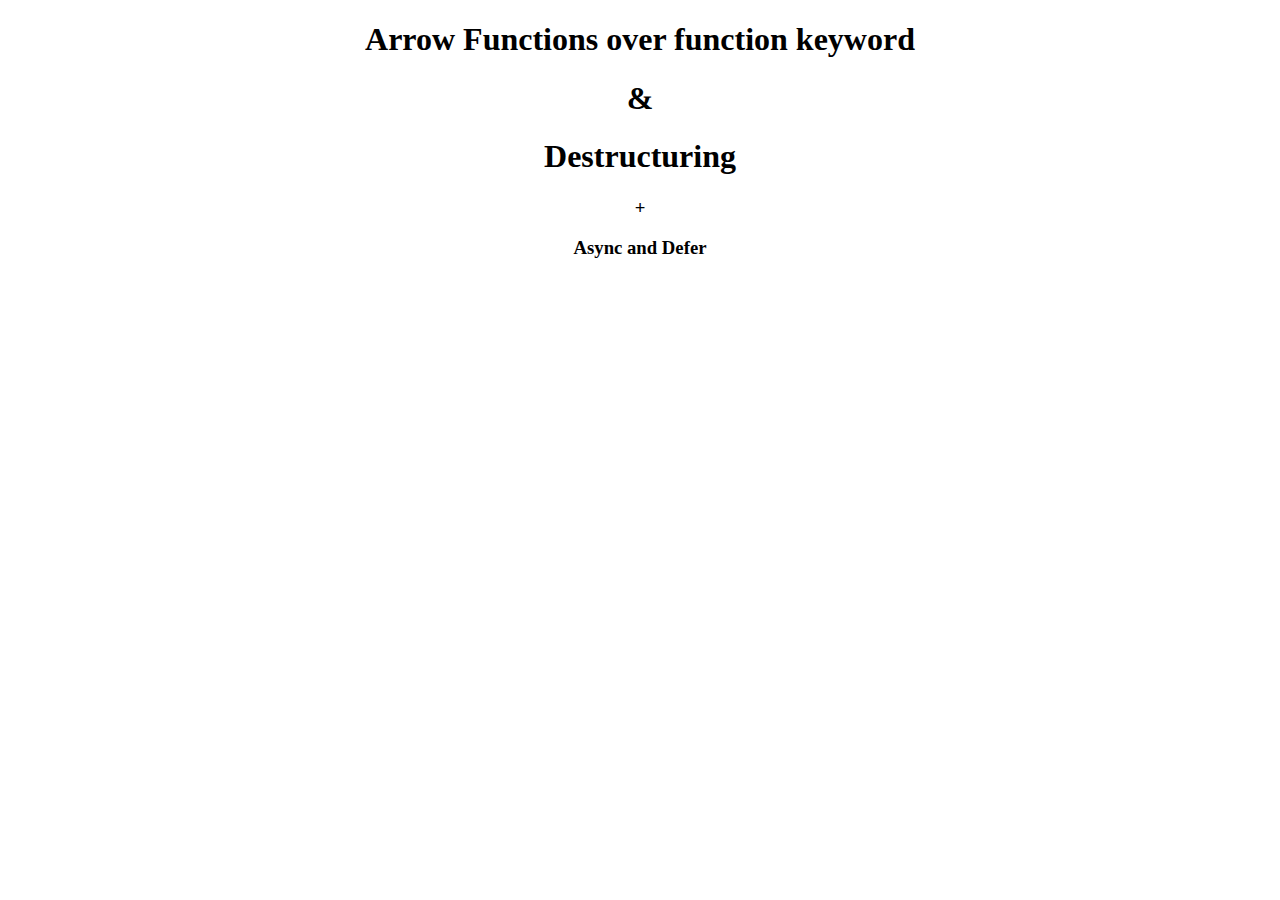
<file: Arrow and Destructuring/index.html>
<!DOCTYPE html>
<html lang="en">
<head>
    <meta charset="UTF-8">
    <meta name="viewport" content="width=device-width, initial-scale=1.0">
    <title>Arrow and Destructing</title>
<style>
    body{
        text-align: center;
    }
</style>
<script type="module" src="index.js" defer></script>
</head>
<body>

    <h1>Arrow Functions over function keyword</h1>
    <h1>&</h1>
    <h1>Destructuring</h1>
    <h3>+</h3>
    <h3>Async and Defer</h3>
</body>
</html>
</file>
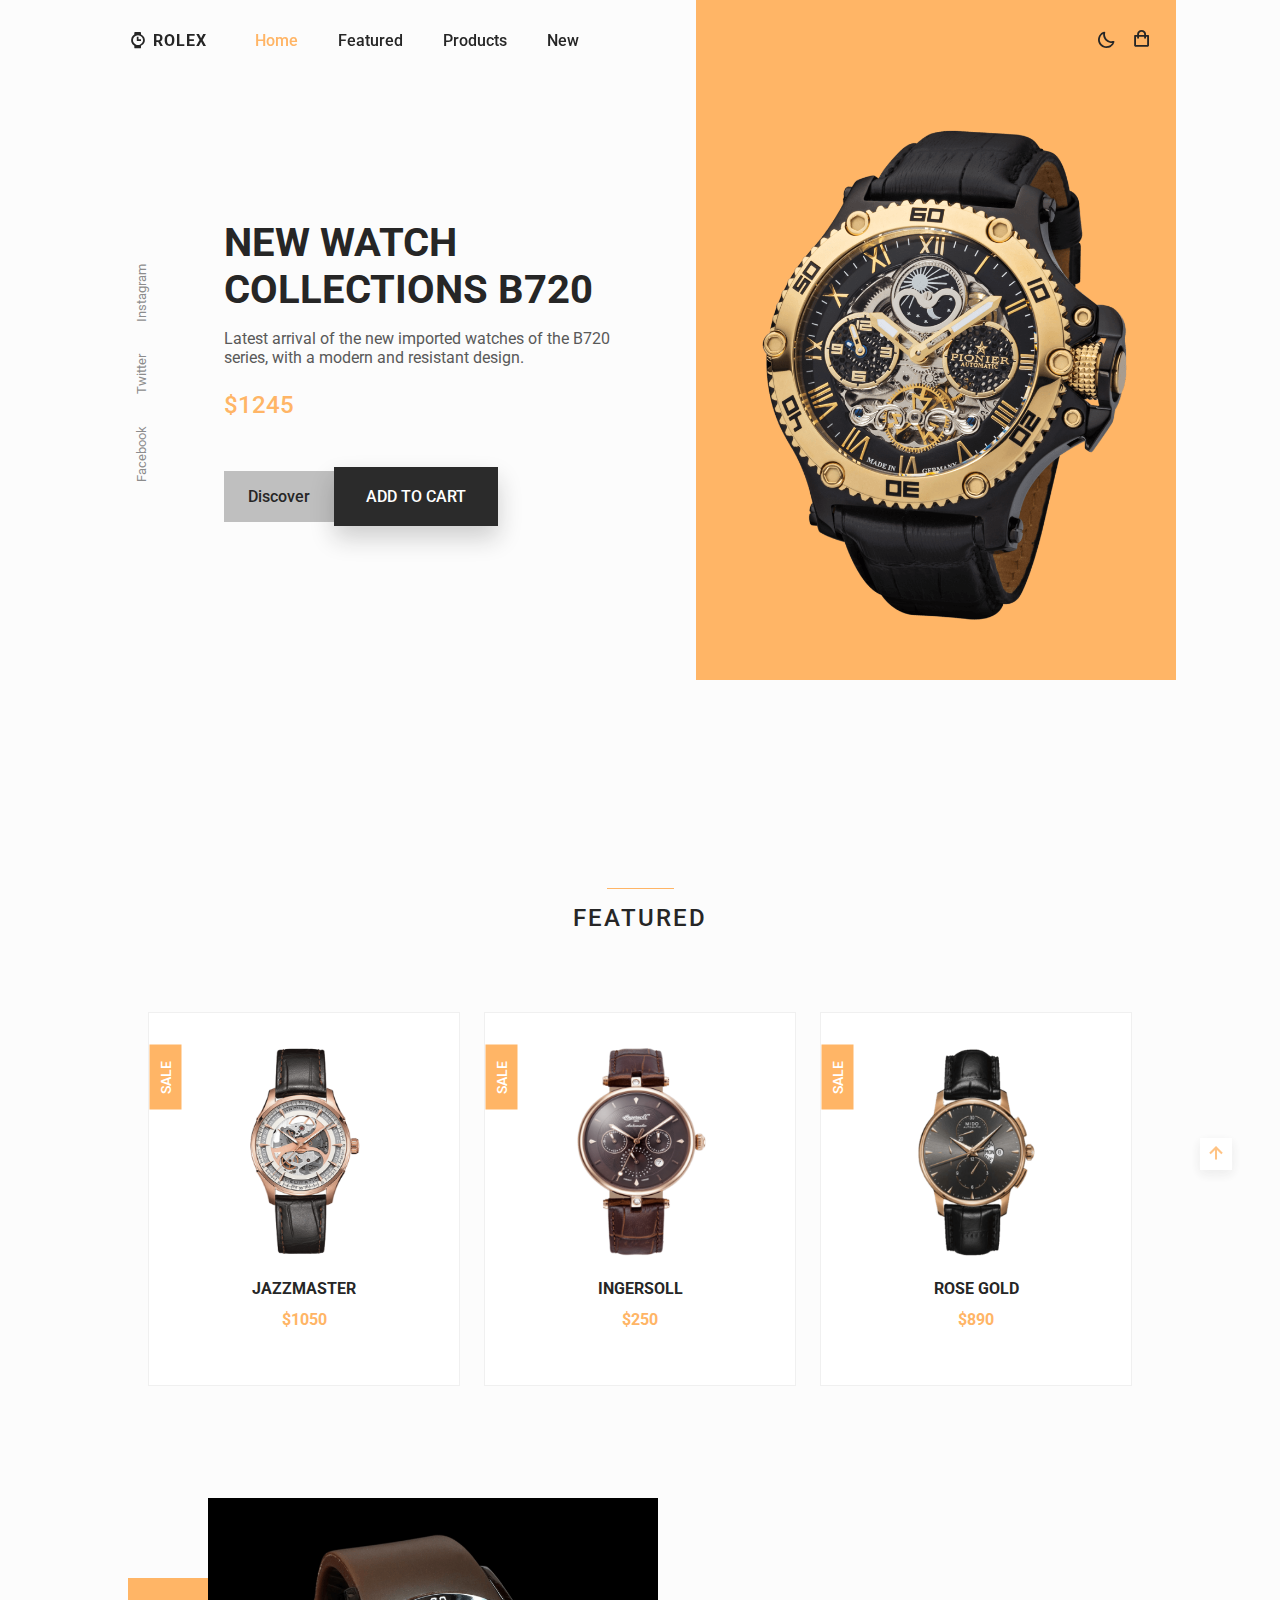
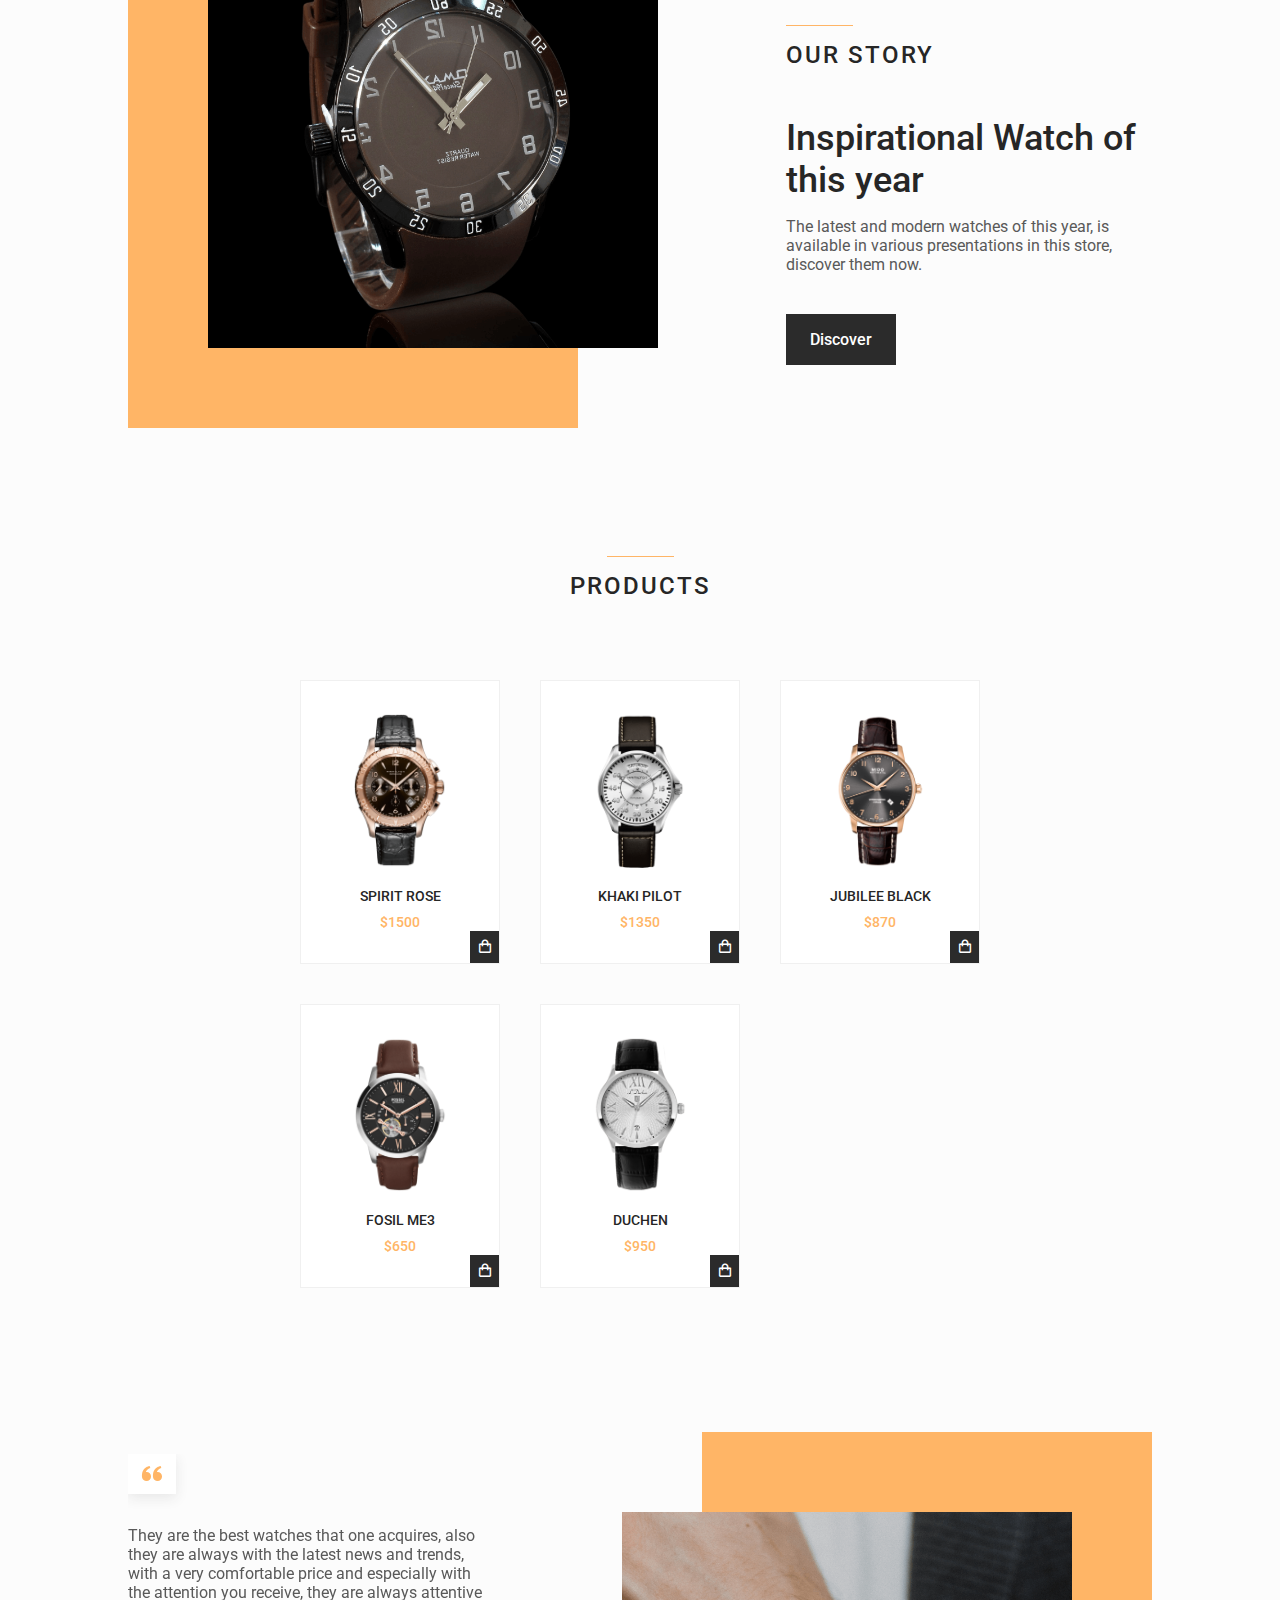
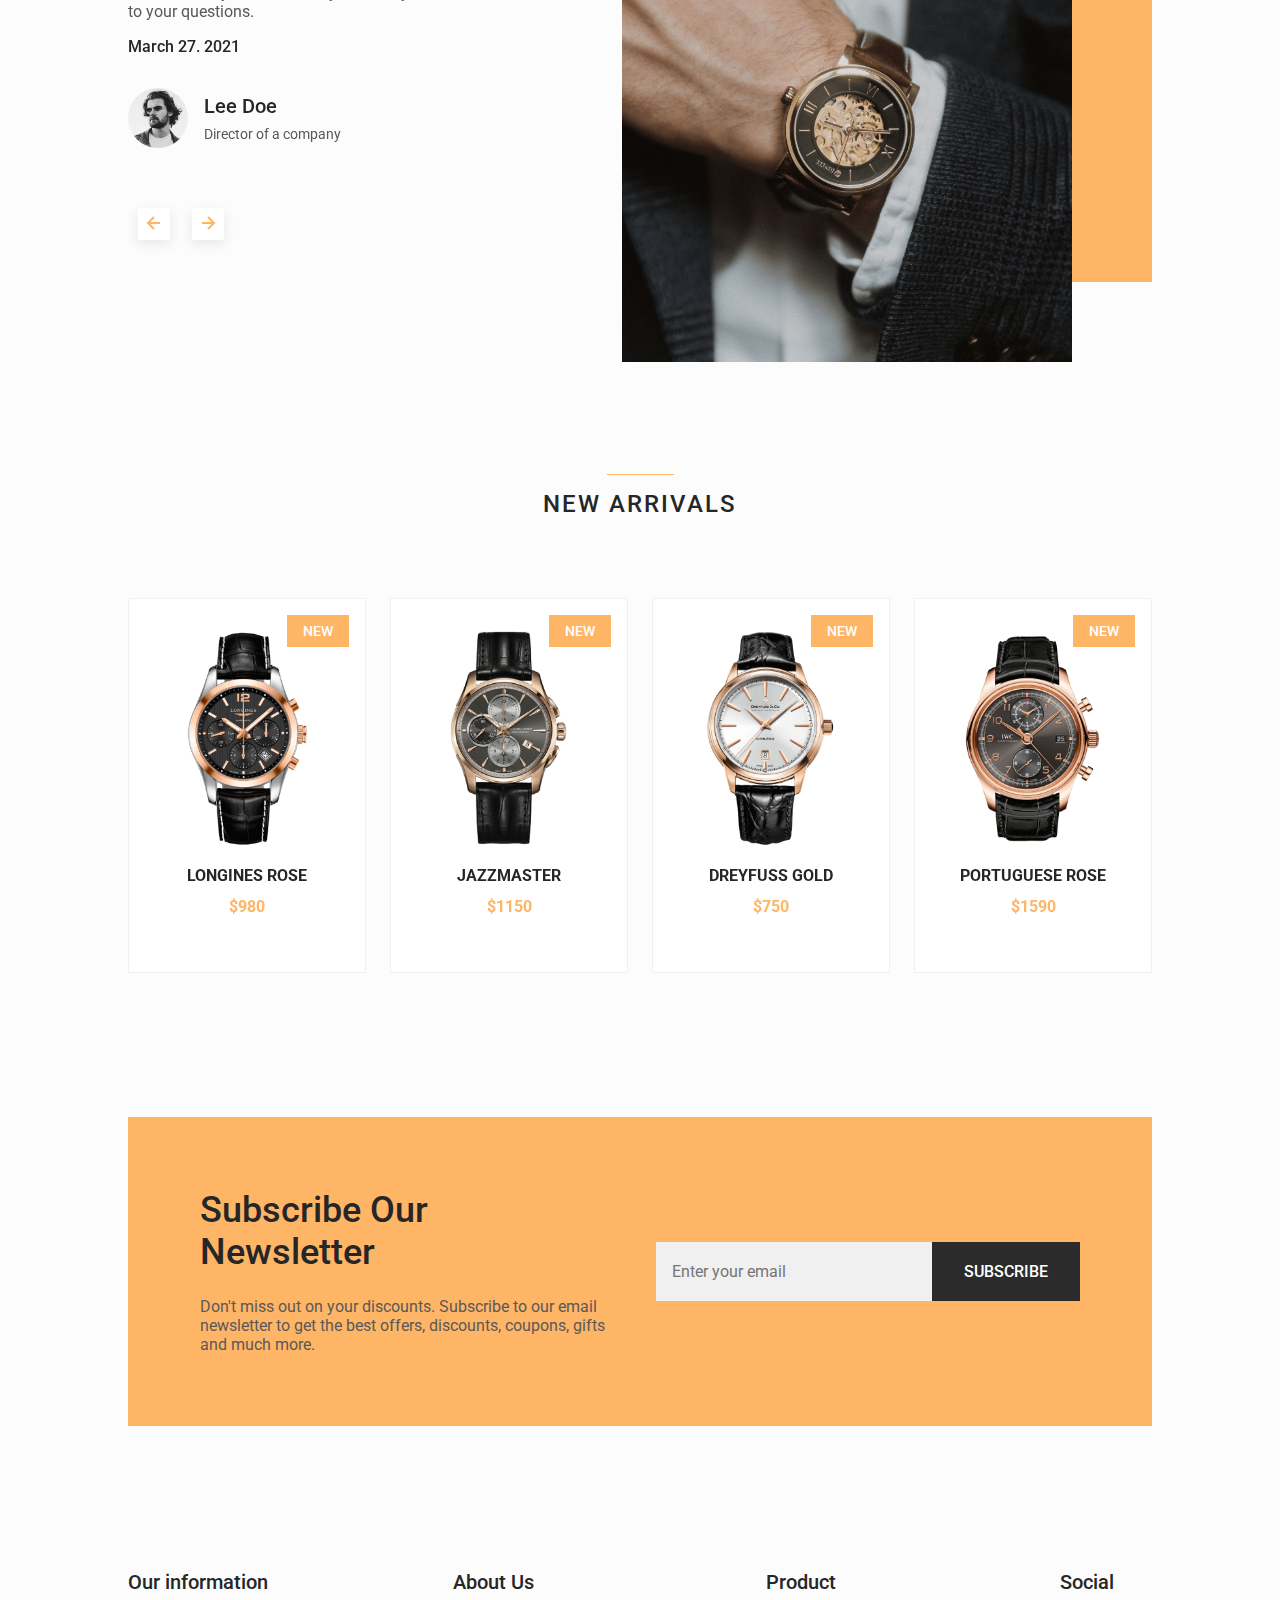
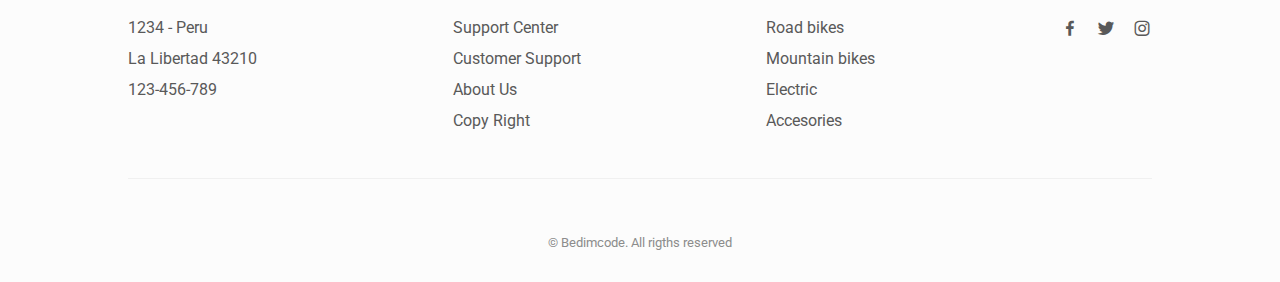
<file: Responsive Web Design/responsive-watches-website-main/index.html>
<!DOCTYPE html>
    <html lang="en">
    <head>
        <meta charset="UTF-8">
        <meta name="viewport" content="width=device-width, initial-scale=1.0">

        <!--=============== FAVICON ===============-->
        <link rel="shortcut icon" href="assets/img/favicon.png" type="image/x-icon">

        <!--=============== BOXICONS ===============-->
        <link rel="stylesheet" href="https://cdn.jsdelivr.net/npm/boxicons@latest/css/boxicons.min.css">

        <!--=============== SWIPER CSS ===============--> 
        <link rel="stylesheet" href="assets/css/swiper-bundle.min.css">

        <!--=============== CSS ===============-->
        <link rel="stylesheet" href="assets/css/styles.css">

        <title>Responsive watches website - Bedimcode</title>
    </head>
    <body>
        <!--==================== HEADER ====================-->
        <header class="header" id="header">
            <nav class="nav container">
                <a href="#" class="nav__logo">
                    <i class='bx bxs-watch nav__logo-icon'></i> Rolex
                </a>

                <div class="nav__menu" id="nav-menu">
                    <ul class="nav__list">
                        <li class="nav__item">
                            <a href="#home" class="nav__link active-link">Home</a>
                        </li>
                        <li class="nav__item">
                            <a href="#featured" class="nav__link">Featured</a>
                        </li>
                        <li class="nav__item">
                            <a href="#products" class="nav__link">Products</a>
                        </li>
                        <li class="nav__item">
                            <a href="#new" class="nav__link">New</a>
                        </li>
                    </ul>

                    <div class="nav__close" id="nav-close">
                        <i class='bx bx-x' ></i>
                    </div>
                </div>

                <div class="nav__btns">
                    <!-- Theme change button -->
                    <i class='bx bx-moon change-theme' id="theme-button"></i>

                    <div class="nav__shop" id="cart-shop">
                        <i class='bx bx-shopping-bag' ></i>
                    </div>

                    <div class="nav__toggle" id="nav-toggle">
                        <i class='bx bx-grid-alt' ></i>
                    </div>
                </div>
            </nav>
        </header>

        <!--==================== CART ====================-->
        <div class="cart" id="cart">
            <i class='bx bx-x cart__close' id="cart-close"></i>

            <h2 class="cart__title-center">My Cart</h2>

            <div class="cart__container">
                <article class="cart__card">
                    <div class="cart__box">
                        <img src="assets/img/featured1.png" alt="" class="cart__img">
                    </div>

                    <div class="cart__details">
                        <h3 class="cart__title">Jazzmaster</h3>
                        <span class="cart__price">$1050</span>

                        <div class="cart__amount">
                            <div class="cart__amount-content">
                                <span class="cart__amount-box">
                                    <i class='bx bx-minus' ></i>
                                </span>

                                <span class="cart__amount-number">1</span>

                                <span class="cart__amount-box">
                                    <i class='bx bx-plus' ></i>
                                </span>
                            </div>

                            <i class='bx bx-trash-alt cart__amount-trash' ></i>
                        </div>
                    </div>
                </article>
                
                <article class="cart__card">
                    <div class="cart__box">
                        <img src="assets/img/featured3.png" alt="" class="cart__img">
                    </div>

                    <div class="cart__details">
                        <h3 class="cart__title">Rose Gold</h3>
                        <span class="cart__price">$850</span>

                        <div class="cart__amount">
                            <div class="cart__amount-content">
                                <span class="cart__amount-box">
                                    <i class='bx bx-minus' ></i>
                                </span>

                                <span class="cart__amount-number">1</span>

                                <span class="cart__amount-box">
                                    <i class='bx bx-plus' ></i>
                                </span>
                            </div>

                            <i class='bx bx-trash-alt cart__amount-trash' ></i>
                        </div>
                    </div>
                </article>

                <article class="cart__card">
                    <div class="cart__box">
                        <img src="assets/img/new1.png" alt="" class="cart__img">
                    </div>

                    <div class="cart__details">
                        <h3 class="cart__title">Longines Rose</h3>
                        <span class="cart__price">$980</span>

                        <div class="cart__amount">
                            <div class="cart__amount-content">
                                <span class="cart__amount-box">
                                    <i class='bx bx-minus' ></i>
                                </span>

                                <span class="cart__amount-number">1</span>

                                <span class="cart__amount-box">
                                    <i class='bx bx-plus' ></i>
                                </span>
                            </div>

                            <i class='bx bx-trash-alt cart__amount-trash' ></i>
                        </div>
                    </div>
                </article>
            </div>

            <div class="cart__prices">
                <span class="cart__prices-item">3 items</span>
                <span class="cart__prices-total">$2880</span>
            </div>
        </div>

        <!--==================== MAIN ====================-->
        <main class="main">
            <!--==================== HOME ====================-->
            <section class="home" id="home">
                <div class="home__container container grid">
                    <div class="home__img-bg">
                        <img src="assets/img/home.png" alt="" class="home__img">
                    </div>
    
                    <div class="home__social">
                        <a href="https://www.facebook.com/" target="_blank" class="home__social-link">
                            Facebook
                        </a>
                        <a href="https://twitter.com/" target="_blank" class="home__social-link">
                            Twitter
                        </a>
                        <a href="https://www.instagram.com/" target="_blank" class="home__social-link">
                            Instagram
                        </a>
                    </div>
    
                    <div class="home__data">
                        <h1 class="home__title">NEW WATCH <br> COLLECTIONS B720</h1>
                        <p class="home__description">
                            Latest arrival of the new imported watches of the B720 series, 
                            with a modern and resistant design.
                        </p>
                        <span class="home__price">$1245</span>

                        <div class="home__btns">
                            <a href="#" class="button button--gray button--small">
                                Discover
                            </a>

                            <button class="button home__button">ADD TO CART</button>
                        </div>
                    </div>
                </div>
            </section>

            <!--==================== FEATURED ====================-->
            <section class="featured section container" id="featured">
                <h2 class="section__title">
                    Featured
                </h2>

                <div class="featured__container grid">
                    <article class="featured__card">
                        <span class="featured__tag">Sale</span>

                        <img src="assets/img/featured1.png" alt="" class="featured__img">

                        <div class="featured__data">
                            <h3 class="featured__title">Jazzmaster</h3>
                            <span class="featured__price">$1050</span>
                        </div>

                        <button class="button featured__button">ADD TO CART</button>
                    </article>

                    <article class="featured__card">
                        <span class="featured__tag">Sale</span>

                        <img src="assets/img/featured2.png" alt="" class="featured__img">

                        <div class="featured__data">
                            <h3 class="featured__title">Ingersoll</h3>
                            <span class="featured__price">$250</span>
                        </div>

                        <button class="button featured__button">ADD TO CART</button>
                    </article>

                    <article class="featured__card">
                        <span class="featured__tag">Sale</span>

                        <img src="assets/img/featured3.png" alt="" class="featured__img">

                        <div class="featured__data">
                            <h3 class="featured__title">Rose gold</h3>
                            <span class="featured__price">$890</span>
                        </div>

                        <button class="button featured__button">ADD TO CART</button>
                    </article>
                </div>
            </section>

            <!--==================== STORY ====================-->
            <section class="story section container">
                <div class="story__container grid">
                    <div class="story__data">
                        <h2 class="section__title story__section-title">
                            Our Story
                        </h2>
    
                        <h1 class="story__title">
                            Inspirational Watch of <br> this year
                        </h1>
    
                        <p class="story__description">
                            The latest and modern watches of this year, is available in various 
                            presentations in this store, discover them now.
                        </p>
    
                        <a href="#" class="button button--small">Discover</a>
                    </div>

                    <div class="story__images">
                        <img src="assets/img/story.png" alt="" class="story__img">
                        <div class="story__square"></div>
                    </div>
                </div>
            </section>

            <!--==================== PRODUCTS ====================-->
            <section class="products section container" id="products">
                <h2 class="section__title">
                    Products
                </h2>

                <div class="products__container grid">
                    <article class="products__card">
                        <img src="assets/img/product1.png" alt="" class="products__img">

                        <h3 class="products__title">Spirit rose</h3>
                        <span class="products__price">$1500</span>

                        <button class="products__button">
                            <i class='bx bx-shopping-bag'></i>
                        </button>
                    </article>

                    <article class="products__card">
                        <img src="assets/img/product2.png" alt="" class="products__img">

                        <h3 class="products__title">Khaki pilot</h3>
                        <span class="products__price">$1350</span>

                        <button class="products__button">
                            <i class='bx bx-shopping-bag'></i>
                        </button>
                    </article>

                    <article class="products__card">
                        <img src="assets/img/product3.png" alt="" class="products__img">

                        <h3 class="products__title">Jubilee black</h3>
                        <span class="products__price">$870</span>

                        <button class="products__button">
                            <i class='bx bx-shopping-bag'></i>
                        </button>
                    </article>

                    <article class="products__card">
                        <img src="assets/img/product4.png" alt="" class="products__img">

                        <h3 class="products__title">Fosil me3</h3>
                        <span class="products__price">$650</span>

                        <button class="products__button">
                            <i class='bx bx-shopping-bag'></i>
                        </button>
                    </article>

                    <article class="products__card">
                        <img src="assets/img/product5.png" alt="" class="products__img">

                        <h3 class="products__title">Duchen</h3>
                        <span class="products__price">$950</span>

                        <button class="products__button">
                            <i class='bx bx-shopping-bag'></i>
                        </button>
                    </article>
                </div>
            </section>

            <!--==================== TESTIMONIAL ====================-->
            <section class="testimonial section container">
                <div class="testimonial__container grid">
                    <div class="swiper testimonial-swiper">
                        <div class="swiper-wrapper">
                            <div class="testimonial__card swiper-slide">
                                <div class="testimonial__quote">
                                    <i class='bx bxs-quote-alt-left' ></i>
                                </div>
                                <p class="testimonial__description">
                                    They are the best watches that one acquires, also they are always with the latest 
                                    news and trends, with a very comfortable price and especially with the attention 
                                    you receive, they are always attentive to your questions.
                                </p>
                                <h3 class="testimonial__date">March 27. 2021</h3>
        
                                <div class="testimonial__perfil">
                                    <img src="assets/img/testimonial1.jpg" alt="" class="testimonial__perfil-img">
        
                                    <div class="testimonial__perfil-data">
                                        <span class="testimonial__perfil-name">Lee Doe</span>
                                        <span class="testimonial__perfil-detail">Director of a company</span>
                                    </div>
                                </div>
                            </div>

                            <div class="testimonial__card swiper-slide">
                                <div class="testimonial__quote">
                                    <i class='bx bxs-quote-alt-left' ></i>
                                </div>
                                <p class="testimonial__description">
                                    They are the best watches that one acquires, also they are always with the latest 
                                    news and trends, with a very comfortable price and especially with the attention 
                                    you receive, they are always attentive to your questions.
                                </p>
                                <h3 class="testimonial__date">March 27. 2021</h3>
        
                                <div class="testimonial__perfil">
                                    <img src="assets/img/testimonial2.jpg" alt="" class="testimonial__perfil-img">
        
                                    <div class="testimonial__perfil-data">
                                        <span class="testimonial__perfil-name">Samantha Mey</span>
                                        <span class="testimonial__perfil-detail">Director of a company</span>
                                    </div>
                                </div>
                            </div>

                            <div class="testimonial__card swiper-slide">
                                <div class="testimonial__quote">
                                    <i class='bx bxs-quote-alt-left' ></i>
                                </div>
                                <p class="testimonial__description">
                                    They are the best watches that one acquires, also they are always with the latest 
                                    news and trends, with a very comfortable price and especially with the attention 
                                    you receive, they are always attentive to your questions.
                                </p>
                                <h3 class="testimonial__date">March 27. 2021</h3>
        
                                <div class="testimonial__perfil">
                                    <img src="assets/img/testimonial3.jpg" alt="" class="testimonial__perfil-img">
        
                                    <div class="testimonial__perfil-data">
                                        <span class="testimonial__perfil-name">Raul Zaman</span>
                                        <span class="testimonial__perfil-detail">Director of a company</span>
                                    </div>
                                </div>
                            </div>
                        </div>
                        
                        <div class="swiper-button-next">
                            <i class='bx bx-right-arrow-alt' ></i>
                        </div>
                        <div class="swiper-button-prev">
                            <i class='bx bx-left-arrow-alt' ></i>
                        </div>
                    </div>

                    <div class="testimonial__images">
                        <div class="testimonial__square"></div>
                        <img src="assets/img/testimonial.png" alt="" class="testimonial__img">
                    </div>
                </div>
            </section>

            <!--==================== NEW ====================-->
            <section class="new section container" id="new">
                <h2 class="section__title">
                    New Arrivals
                </h2>
                
                <div class="new__container">
                    <div class="swiper new-swiper">
                        <div class="swiper-wrapper">
                            <article class="new__card swiper-slide">
                                <span class="new__tag">New</span>
        
                                <img src="assets/img/new1.png" alt="" class="new__img">
        
                                <div class="new__data">
                                    <h3 class="new__title">Longines rose</h3>
                                    <span class="new__price">$980</span>
                                </div>
        
                                <button class="button new__button">ADD TO CART</button>
                            </article>

                            <article class="new__card swiper-slide">
                                <span class="new__tag">New</span>
        
                                <img src="assets/img/new2.png" alt="" class="new__img">
        
                                <div class="new__data">
                                    <h3 class="new__title">Jazzmaster</h3>
                                    <span class="new__price">$1150</span>
                                </div>
        
                                <button class="button new__button">ADD TO CART</button>
                            </article>

                            <article class="new__card swiper-slide">
                                <span class="new__tag">New</span>
        
                                <img src="assets/img/new3.png" alt="" class="new__img">
        
                                <div class="new__data">
                                    <h3 class="new__title">Dreyfuss gold</h3>
                                    <span class="new__price">$750</span>
                                </div>
        
                                <button class="button new__button">ADD TO CART</button>
                            </article>

                            <article class="new__card swiper-slide">
                                <span class="new__tag">New</span>
        
                                <img src="assets/img/new4.png" alt="" class="new__img">
        
                                <div class="new__data">
                                    <h3 class="new__title">Portuguese rose</h3>
                                    <span class="new__price">$1590</span>
                                </div>
        
                                <button class="button new__button">ADD TO CART</button>
                            </article>                       
                        </div>
                    </div>
                </div>
            </section>

            <!--==================== NEWSLETTER ====================-->
            <section class="newsletter section container">
                <div class="newsletter__bg grid">
                    <div>
                        <h2 class="newsletter__title">Subscribe Our <br> Newsletter</h2>
                        <p class="newsletter__description">
                            Don't miss out on your discounts. Subscribe to our email 
                            newsletter to get the best offers, discounts, coupons, 
                            gifts and much more.
                        </p>
                    </div>

                    <form action="" class="newsletter__subscribe">
                        <input type="email" placeholder="Enter your email" class="newsletter__input">
                        <button class="button">
                            SUBSCRIBE
                        </button>
                    </form>
                </div>
            </section>
        </main>

        <!--==================== FOOTER ====================-->
        <footer class="footer section">
            <div class="footer__container container grid">
                <div class="footer__content">
                    <h3 class="footer__title">Our information</h3>

                    <ul class="footer__list">
                        <li>1234 - Peru</li>
                        <li>La Libertad 43210</li>
                        <li>123-456-789</li>
                    </ul>
                </div>
                <div class="footer__content">
                    <h3 class="footer__title">About Us</h3>

                    <ul class="footer__links">
                        <li>
                            <a href="#" class="footer__link">Support Center</a>
                        </li>
                        <li>
                            <a href="#" class="footer__link">Customer Support</a>
                        </li>
                        <li>
                            <a href="#" class="footer__link">About Us</a>
                        </li>
                        <li>
                            <a href="#" class="footer__link">Copy Right</a>
                        </li>
                    </ul>
                </div>

                <div class="footer__content">
                    <h3 class="footer__title">Product</h3>

                    <ul class="footer__links">
                        <li>
                            <a href="#" class="footer__link">Road bikes</a>
                        </li>
                        <li>
                            <a href="#" class="footer__link">Mountain bikes</a>
                        </li>
                        <li>
                            <a href="#" class="footer__link">Electric</a>
                        </li>
                        <li>
                            <a href="#" class="footer__link">Accesories</a>
                        </li>
                    </ul>
                </div>

                <div class="footer__content">
                    <h3 class="footer__title">Social</h3>

                    <ul class="footer__social">
                        <a href="https://www.facebook.com/" target="_blank" class="footer__social-link">
                            <i class='bx bxl-facebook'></i>
                        </a>

                        <a href="https://twitter.com/" target="_blank" class="footer__social-link">
                            <i class='bx bxl-twitter' ></i>
                        </a>

                        <a href="https://www.instagram.com/" target="_blank" class="footer__social-link">
                            <i class='bx bxl-instagram' ></i>
                        </a>
                    </ul>
                </div>
            </div>

            <span class="footer__copy">&#169; Bedimcode. All rigths reserved</span>
        </footer>

        <!--=============== SCROLL UP ===============-->
        <a href="#" class="scrollup" id="scroll-up"> 
            <i class='bx bx-up-arrow-alt scrollup__icon' ></i>
        </a>

        <!--=============== SWIPER JS ===============-->
        <script src="assets/js/swiper-bundle.min.js"></script>

        <!--=============== MAIN JS ===============-->
        <script src="assets/js/main.js"></script>
    </body>
</html>
</file>
<file: Responsive Web Design/responsive-watches-website-main/assets/css/styles.css>
/*=============== GOOGLE FONTS ===============*/
@import url("https://fonts.googleapis.com/css2?family=Roboto:wght@400;500;700&display=swap");

/*=============== VARIABLES CSS ===============*/
:root {
  --header-height: 3.5rem;

  /*========== Colors ==========*/
  --first-color: hsl(31, 100%, 70%);
  --button-color: hsl(0, 0%, 17%);
  --button-color-alt: hsl(0, 0%, 21%);
  --title-color: hsl(0, 0%, 15%);
  --text-color: hsl(0, 0%, 35%);
  --text-color-light: hsl(0, 0%, 55%);
  --body-color: hsl(0, 0%, 99%);
  --container-color: #fff;
  --border-color: hsl(0, 0%, 94%);

  /*========== Font and typography ==========*/
  --body-font: 'Roboto', sans-serif;
  --biggest-font-size: 2rem;
  --h1-font-size: 1.5rem;
  --h2-font-size: 1.25rem;
  --h3-font-size: 1rem;
  --normal-font-size: .938rem;
  --small-font-size: .813rem;
  --smaller-font-size: .75rem;

  /*========== Font weight ==========*/
  --font-medium: 500;
  --font-bold: 700;

  /*========== Margenes Bottom ==========*/
  --mb-0-5: .5rem;
  --mb-0-75: .75rem;
  --mb-1: 1rem;
  --mb-1-5: 1.5rem;
  --mb-2: 2rem;
  --mb-2-5: 2.5rem;
  --mb-3: 3rem;

  /*========== z index ==========*/
  --z-tooltip: 10;
  --z-fixed: 100;
}

@media screen and (min-width: 968px) {
  :root {
    --biggest-font-size: 2.5rem;
    --h1-font-size: 2.25rem;
    --h2-font-size: 1.5rem;
    --h3-font-size: 1.25rem;
    --normal-font-size: 1rem;
    --small-font-size: .875rem;
    --smaller-font-size: .813rem;
  }
}

/*=============== BASE ===============*/
* {
  box-sizing: border-box;
  padding: 0;
  margin: 0;
}

html {
  scroll-behavior: smooth;
}

body,
button,
input {
  font-family: var(--body-font);
  font-size: var(--normal-font-size);
}

body {
  margin: 0;
  background-color: var(--body-color);
  color: var(--text-color);
  /*For animation dark mode*/
  transition: .4s;
}

h1, h2, h3, h4 {
  color: var(--title-color);
  font-weight: var(--font-medium);
}

ul {
  list-style: none;
}

a {
  text-decoration: none;
}

img {
  max-width: 100%;
  height: auto;
}

button {
  cursor: pointer;
  border: none;
  outline: none;
}

/*=============== THEME ===============*/
/*========== Variables Dark theme ==========*/
body.dark-theme {
  --first-color: hsl(31, 76%, 74%);
  --button-color: hsl(0, 0%, 24%);
  --button-color-alt: hsl(0, 0%, 28%);
  --title-color: hsl(0, 0%, 95%);
  --text-color: hsl(0, 0%, 75%);
  --body-color: hsl(0, 0%, 12%);
  --container-color: hsl(0, 0%, 16%);
  --border-color: hsl(0, 0%, 20%);
}

/*========== Button Dark/Light ==========*/
.change-theme {
  color: var(--title-color);
  font-size: 1.25rem;
  cursor: pointer;
}

/*========== 
    Color changes in some parts of 
    the website, in dark theme 
==========*/
.dark-theme .change-theme,
.dark-theme .nav__toggle,
.dark-theme .nav__shop,
.dark-theme .button--gray {
  color: hsl(0, 0%, 15%);
}

.dark-theme .scroll-header {
  box-shadow: 0 1px 4px hsla(0, 0%, 4%, .3);
}

.scroll-header .change-theme,
.scroll-header .nav__toggle,
.scroll-header .nav__shop {
  color: var(--title-color);
}

.dark-theme::-webkit-scrollbar {
  background: hsl(0, 0%, 30%);
}

/*=============== REUSABLE CSS CLASSES ===============*/
.container {
  max-width: 1024px;
  margin-left: var(--mb-1-5);
  margin-right: var(--mb-1-5);
}

.grid {
  display: grid;
}

.main {
  overflow: hidden;
}

.section {
  padding: 6.5rem 0 1rem;
}

.section__title {
  position: relative;
  font-size: var(--h3-font-size);
  margin-bottom: var(--mb-3);
  text-transform: uppercase;
  letter-spacing: 2px;
  text-align: center;
}

.section__title::before {
  content: '';
  position: absolute;
  top: -1rem;
  left: 0;
  right: 0;
  margin: 0 auto;
  width: 67px;
  height: 1px;
  background-color: var(--first-color);
}

/*=============== HEADER & NAV ===============*/
.header {
  width: 100%;
  background: transparent;
  position: fixed;
  top: 0;
  left: 0;
  z-index: var(--z-fixed);
  /*For animation dark mode*/
  transition: .4s;
}

.nav {
  height: var(--header-height);
  display: flex;
  justify-content: space-between;
  align-items: center;
}

.nav__logo, 
.nav__toggle, 
.nav__shop, 
.nav__close {
  color: var(--title-color);
}

.nav__logo {
  text-transform: uppercase;
  font-weight: var(--font-bold);
  letter-spacing: 1px;
  display: inline-flex;
  align-items: center;
  column-gap: .25rem;
}

.nav__logo-icon {
  font-size: 1.25rem;
}

.nav__btns {
  display: flex;
  align-items: center;
  column-gap: 1rem;
}

.nav__toggle, 
.nav__shop {
  font-size: 1.25rem;
  cursor: pointer;
}

@media screen and (max-width: 767px) {
  .nav__menu {
    position: fixed;
    background-color: var(--body-color);
    top: 0;
    right: -100%;
    width: 100%;
    height: 100%;
    padding: 6rem 2rem 3.5rem;
    transition: .3s;
  }
}

.nav__list {
  display: flex;
  flex-direction: column;
  align-items: center;
  row-gap: 2rem;
}

.nav__link {
  color: var(--title-color);
  font-weight: var(--font-medium);
  text-transform: uppercase;
  font-size: var(--h2-font-size);
  transition: .3s;
}

.nav__link:hover {
  color: var(--first-color);
}

.nav__close {
  font-size: 2rem;
  position: absolute;
  top: .9rem;
  right: 1.25rem;
  cursor: pointer;
}

/* Show menu */
.show-menu {
  right: 0;
}

/* Change background header */
.scroll-header {
  background-color: var(--body-color);
  box-shadow: 0 1px 4px hsla(0, 4%, 15%, .10);
}

/* Active link */
.active-link {
  color: var(--first-color);
}

/*=============== HOME ===============*/
.home__container {
  position: relative;
  row-gap: 2.5rem;
}

.home__img {
  width: 240px;
}

.home__img-bg {
  background-color: var(--first-color);
  width: 258px;
  height: 430px;
  padding-bottom: 2rem;
  display: flex;
  justify-content: center;
  align-items: flex-end;
  justify-self: flex-end;
  transform: translateX(1.5rem);
}

.home__social {
  position: absolute;
  top: 35%;
  left: -5rem;
  transform: rotate(-90deg);
  display: flex;
  column-gap: 1rem;
}

.home__social-link {
  font-size: var(--smaller-font-size);
  color: var(--text-color-light);
  transition: .3s;
}

.home__social-link:hover {
  color: var(--title-color);
}

.home__title {
  font-size: var(--biggest-font-size);
  font-weight: var(--font-bold);
  margin-bottom: var(--mb-1);
}

.home__description {
  margin-bottom: var(--mb-1-5);
}

.home__price {
  display: inline-block;
  font-size: var(--h2-font-size);
  font-weight: var(--font-medium);
  color: var(--first-color);
  margin-bottom: var(--mb-3);
}

.home__btns {
  display: flex;
  align-items: center;
}

.home__button {
  box-shadow: 0 12px 24px hsla(0, 0%, 10%, .2);
}

/*=============== BUTTONS ===============*/
.button {
  display: inline-block;
  background-color: var(--button-color);
  color: #FFF;
  padding: 1.25rem 2rem;
  font-weight: var(--font-medium);
  transition: .3s;
}

.button:hover {
  background-color: var(--button-color-alt);
}

.button--gray {
  background-color: hsl(0, 0%, 75%);
  color: var(--title-color);
}

.button--gray:hover {
  background-color: hsl(0, 0%, 63%);
}

.button--small {
  padding: 1rem 1.5rem;
}

/*=============== FEATURED ===============*/
.featured__container {
  row-gap: 2.5rem;
}

.featured__card {
  position: relative;
  text-align: center;
  background-color: var(--container-color);
  padding-top: 2rem;
  border: 1px solid var(--border-color);
  overflow-y: hidden;
  transition: .3s;
}

.featured__tag {
  background-color: var(--first-color);
  padding: .5rem 1rem;
  color: #fff;
  text-transform: uppercase;
  font-size: var(--small-font-size);
  font-weight: var(--font-medium);
  position: absolute;
  transform: rotate(-90deg);
  left: -1rem;
  top: 3rem;
}

.featured__img {
  height: 214px;
  margin-bottom: var(--mb-1);
}

.featured__title, 
.featured__price {
  font-size: var(--h3-font-size);
  font-weight: var(--font-bold);
}

.featured__title {
  text-transform: uppercase;
  margin-bottom: var(--mb-0-75);
}

.featured__price {
  display: block;
  color: var(--first-color);
  transition: .3s;
}

.featured__button {
  font-size: var(--small-font-size);
  transform: translateY(1rem);
  opacity: 0;
}

.featured__card:hover {
  box-shadow: 0 12px 32px hsla(0, 0%, 20%, .1);
  padding: 2rem 0 3rem 0;
}

.featured__card:hover .featured__button {
  transform: translateY(0);
  opacity: 1;
}

.featured__card:hover .featured__price {
  margin-bottom: var(--mb-1-5);
}

/*=============== STORY ===============*/
.story__container {
  row-gap: 7.5rem;
}

.story__title {
  font-size: var(--h1-font-size);
  margin-bottom: var(--mb-1);
}

.story__description {
  margin-bottom: var(--mb-2-5);
}

.story__images {
  position: relative;
}

.story__img, 
.story__square {
  width: 250px;
}

.story__square {
  height: 250px;
  background-color: var(--first-color);
}

.story__img {
  position: absolute;
  left: 3rem;
  top: -3rem;
}

/*=============== PRODUCTS ===============*/
.products__container {
  grid-template-columns: repeat(2, 1fr);
  gap: 2rem;
}

.products__card {
  position: relative;
  background-color: var(--container-color);
  padding: 1.25rem 0;
  border: 1px solid var(--border-color);
  text-align: center;
  transition: .3s;
}

.products__img {
  height: 125px;
  margin-bottom: var(--mb-1);
}

.products__title, 
.products__price {
  font-size: var(--small-font-size);
  font-weight: var(--font-medium);
}

.products__title {
  text-transform: uppercase;
  margin-bottom: var(--mb-0-5);
}

.products__price {
  color: var(--first-color);
}

.products__button {
  background-color: var(--button-color);
  padding: .4rem;
  color: #fff;
  font-size: 1rem;
  position: absolute;
  right: 0;
  bottom: 0;
  transition: .3s;
}

.products__button:hover {
  background-color: var(--button-color-alt);
}

.products__card:hover {
  box-shadow: 0 8px 32px hsla(0, 0%, 10%, .1);
}

/*=============== TESTIMONIAL ===============*/
.testimonial__container {
  row-gap: 4rem;
}

.testimonial__quote {
  display: inline-flex;
  background-color: var(--container-color);
  padding: .5rem .75rem;
  font-size: 1.5rem;
  color: var(--first-color);
  box-shadow: 0 4px 12px hsla(0, 0%, 20%, .1);
  margin-bottom: var(--mb-2);
}

.testimonial__description {
  margin-bottom: var(--mb-1);
}

.testimonial__date {
  font-size: var(--normal-font-size);
  margin-bottom: var(--mb-2);
}

.testimonial__perfil {
  display: flex;
  align-items: center;
  column-gap: 1rem;
  margin-bottom: 7rem;
}

.testimonial__perfil-img {
  width: 60px;
  height: 60px;
  border-radius: 3rem;
}

.testimonial__perfil-data {
  display: flex;
  flex-direction: column;
  row-gap: .5rem;
}

.testimonial__perfil-name {
  font-size: var(--h3-font-size);
  font-weight: var(--font-medium);
  color: var(--title-color);
}

.testimonial__perfil-detail {
  font-size: var(--small-font-size);
}

.testimonial__images {
  position: relative;
}

.testimonial__img, 
.testimonial__square {
  width: 250px;
}

.testimonial__square {
  height: 250px;
  background-color: var(--first-color);
  margin-left: auto;
}

.testimonial__img {
  position: absolute;
  right: 2rem;
  top: 3rem;
}

.testimonial-swiper {
  margin-left: initial;
  margin-right: initial;
}

.swiper-button-prev:after,
.swiper-button-next:after {
  content: '';
}

/* Swiper class */
.swiper-button-next,
.swiper-button-prev {
  top: initial;
  bottom: 5%;
  width: initial;
  height: initial;
  background-color: var(--container-color);
  box-shadow: 0 4px 12px hsla(0, 0%, 20%, .1);
  padding: .25rem;
  font-size: 1.5rem;
  color: var(--first-color);
}

.swiper-button-next {
  right: initial;
  left: 4rem;
}

/*=============== NEW ===============*/
.new__card {
  position: relative;
  text-align: center;
  background-color: var(--container-color);
  padding-top: 2rem;
  border: 1px solid var(--border-color);
  overflow-y: hidden;
  transition: .3s;
}

.new__tag {
  background-color: var(--first-color);
  padding: .5rem 1rem;
  color: #fff;
  text-transform: uppercase;
  font-size: var(--small-font-size);
  font-weight: var(--font-medium);
  position: absolute;
  top: 1rem;
  right: 1rem;
  transition: .3s;
}

.new__img {
  height: 215px;
  margin-bottom: var(--mb-1);
}

.new__title, 
.new__price {
  font-size: var(--h3-font-size);
  font-weight: var(--font-bold);
}

.new__title {
  text-transform: uppercase;
  margin-bottom: var(--mb-0-75);
}

.new__price {
  display: block;
  color: var(--first-color);
  transition: .3s;
}

.new__button {
  font-size: var(--small-font-size);
  transform: translateY(1rem);
  opacity: 0;
}

.new__card:hover {
  background-color: var(--first-color);
  box-shadow: 0 12px 32px hsla(0, 0%, 20%, .1);
  padding: 2rem 0 3rem 0;
}

.new__card:hover .new__tag {
  background-color: var(--button-color);
}

.new__card:hover .new__button {
  transform: translateY(0);
  opacity: 1;
}

.new__card:hover .new__title {
  color: hsl(0, 0%, 15%);
}

.new__card:hover .new__price {
  color: hsl(0, 0%, 15%);
  margin-bottom: var(--mb-1-5);
}

/*=============== NEWSLETTER ===============*/
.newsletter__bg {
  background-color: var(--first-color);
  padding: 3rem 1.5rem;
  text-align: center;
  row-gap: 2.5rem;
}

.newsletter__title {
  font-size: var(--h1-font-size);
  color: hsl(0, 0%, 15%);
  margin-bottom: var(--mb-1-5);
}

.newsletter__description {
  color: hsl(0, 0%, 35%);
}

.newsletter__subscribe {
  display: flex;
  flex-direction: column;
  row-gap: .75rem;
}

.newsletter__input {
  border: none;
  outline: none;
  background-color: hsl(0, 0%, 94%);
  padding: 1.25rem 1rem;
  color: hsl(0, 0%, 15%);
}

/*=============== FOOTER ===============*/
.footer__container {
  row-gap: 2rem;
  border-bottom: 1px solid var(--border-color);
  padding-bottom: 3rem;
}

.footer__title {
  font-size: var(--h2-font-size);
  margin-bottom: var(--mb-1-5);
}

.footer__list, 
.footer__links {
  display: flex;
  flex-direction: column;
  row-gap: .75rem;
}

.footer__link {
  color: var(--text-color);
}

.footer__link:hover {
  color: var(--title-color);
}

.footer__social {
  display: flex;
  column-gap: 1rem;
}

.footer__social-link {
  font-size: 1.25rem;
  color: var(--text-color);
}

.footer__social-link:hover {
  color: var(--title-color);
}

.footer__copy {
  display: block;
  margin: 3.5rem 0 1rem 0;
  text-align: center;
  font-size: var(--smaller-font-size);
  color: var(--text-color-light);
}

/*=============== SCROLL UP ===============*/
.scrollup {
  position: fixed;
  right: 1rem;
  bottom: -30%;
  background-color: var(--container-color);
  box-shadow: 0 4px 12px hsla(0, 0%, 20%, .1);
  display: inline-flex;
  padding: .25rem;
  z-index: var(--z-tooltip);
  opacity: .8;
  transition: .4s;
}

.scrollup:hover {
  opacity: 1;
}

.scrollup__icon {
  font-size: 1.5rem;
  color: var(--first-color);
}

/* Show Scroll Up*/
.show-scroll {
  bottom: 3rem;
}

/*=============== SCROLL BAR ===============*/
::-webkit-scrollbar {
  width: .6rem;
  background: hsl(0, 0%, 74%);
}

::-webkit-scrollbar-thumb {
  background: hsl(0, 0%, 17%);
}

/*=============== CART ===============*/
.cart {
  position: fixed;
  background-color: var(--body-color);
  z-index: var(--z-fixed);
  width: 100%;
  height: 100%;
  top: 0;
  right: -100%;
  padding: 3.5rem 2rem;
  transition: .4s;
}

.cart__title-center {
  font-size: var(--h2-font-size);
  text-align: center;
  margin-bottom: var(--mb-3);
}

.cart__close {
  font-size: 2rem;
  color: var(--title-color);
  position: absolute;
  top: 1.25rem;
  right: .9rem;
  cursor: pointer;
}

.cart__container {
  display: grid;
  row-gap: 1.5rem;
}

.cart__card {
  display: flex;
  align-items: center;
  column-gap: 1rem;
}

.cart__box {
  background-color: var(--container-color);
  padding: .75rem 1.25rem;
  border: 1px solid var(--border-color);
}

.cart__img {
  width: 50px;
}

.cart__title {
  font-size: var(--normal-font-size);
  margin-bottom: .5rem;
}

.cart__price {
  display: block;
  font-size: var(--small-font-size);
  color: var(--first-color);
  margin-bottom: var(--mb-1-5);
}

.cart__amount,
.cart__amount-content{
  display: flex;
  align-items: center;
}

.cart__amount{
  column-gap: 3rem;
}

.cart__amount-content{
  column-gap: 1rem;
}

.cart__amount-box {
  display: inline-flex;
  padding: .25rem;
  background-color: var(--container-color);
  border: 1px solid var(--border-color);
  cursor: pointer;
}

.cart__amount-trash {
  font-size: 1.15rem;
  color: var(--first-color);
  cursor: pointer;
}

.cart__prices {
  margin-top: 6rem;
  display: flex;
  justify-content: space-between;
}

.cart__prices-item, 
.cart__prices-total {
  color: var(--title-color);
}

.cart__prices-item {
  font-size: var(--small-font-size);
}

.cart__prices-total {
  font-size: var(--h3-font-size);
  font-weight: var(--font-medium);
}

/* Show cart */
.show-cart {
  right: 0;
}

/*=============== BREAKPOINTS ===============*/
/* For small devices */
@media screen and (max-width: 320px) {
  .container {
    margin-left: var(--mb-1);
    margin-right: var(--mb-1);
  }
  .home__img-bg {
    width: 220px;
  }
  .home__title {
    font-size: var(--h1-font-size);
  }
  .home__button {
    font-size: var(--smaller-font-size);
  }

  .story__square,
  .story__img,
  .testimonial__square,
  .testimonial__img {
    width: 180px;
  }

  .story__square,
  .testimonial__square {
    height: 180px;
  }

  .products__container {
    grid-template-columns: repeat(1, 180px);
    justify-content: center;
  }
}

/* For medium devices */
@media screen and (min-width: 576px) {
  .home__img-bg {
    width: 340px;
  }

  .featured__container {
    grid-template-columns: repeat(2, 1fr);
    justify-content: center;
    align-items: flex-start;
    gap: 1.5rem;
  }

  .footer__container {
    grid-template-columns: repeat(2, 1fr);
  }
}

@media screen and (min-width: 767px) {
  .section {
    padding: 8rem 0 1rem;
  }

  .cart {
    width: 420px;
    box-shadow: -2px 0 4px hsla(0, 0%, 15%, .1);
  }

  .nav {
    height: calc(var(--header-height) + 1.5rem);
    justify-content: initial;
    column-gap: 3rem;
  }
  .nav__toggle, 
  .nav__close {
    display: none;
  }
  .nav__list {
    flex-direction: row;
    column-gap: 2.5rem;
  }
  .nav__link {
    text-transform: initial;
    font-size: var(--normal-font-size);
  }
  .nav__btns {
    margin-left: auto;
  }

  .home__container {
    padding-top: 6rem;
    grid-template-columns: 1fr max-content;
    align-items: center;
  }
  .home__img-bg {
    order: 1;
    transform: translate(1.5rem, -6rem);
  }
  .home__data {
    padding: 0 0 3rem 6rem;
  }
  .home__social {
    top: 47%;
    column-gap: 2rem;
  }

  .featured__title,
  .featured__price,
  .new__title,
  .new__price {
    font-size: var(--normal-font-size);
  }

  .story__container,
  .testimonial__container,
  .newsletter__bg {
    grid-template-columns: repeat(2, 1fr);
    align-items: center;
  }

  .story__section-title {
    text-align: initial;
  }
  .story__section-title::before {
    margin: initial;
  }
  .story__images {
    order: -1;
  }

  .products__container {
    grid-template-columns: repeat(3, 200px);
    justify-content: center;
    gap: 2.5rem;
  }
  .products__card {
    padding: 2rem 0;
  }
  .products__img {
    height: 155px;
  }

  .newsletter__bg {
    text-align: initial;
    column-gap: 2rem;
    padding: 4.5rem;
  }
  .newsletter__subscribe {
    flex-direction: row;
  }
  .newsletter__input {
    width: 100%;
  }

  .footer__container {
    grid-template-columns: repeat(4, max-content);
    justify-content: space-between;
  }
  .footer__title {
    font-size: var(--h3-font-size);
  }
}

@media screen and (min-width: 992px) {
  .section__title {
    font-size: var(--h2-font-size);
  }

  .home__container {
    column-gap: 2rem;
  }
  .home__img-bg {
    width: 480px;
    height: 680px;
  }
  .home__img {
    width: 420px;
  }
  .home__social {
    left: -6rem;
  }
  .home__data {
    padding: 0 0 8rem 6rem;
  }

  .featured__container {
    grid-template-columns: repeat(3, 312px);
    padding-top: 2rem;
  }
  
  .story__container,
  .testimonial__container {
    column-gap: 8rem;
  }

  .story__square,
  .story__img,
  .testimonial__square,
  .testimonial__img {
    width: 450px;
  }

  .story__square,
  .testimonial__square {
    height: 450px;
  }

  .products__container,
  .new__container {
    padding-top: 2rem;
  }

  .testimonial__container {
    padding-bottom: 4rem;
  }
}

/* For large devices */
@media screen and (min-width: 1024px) {
  .container {
    margin-left: auto;
    margin-right: auto;
  }
  
  .story__container,
  .testimonial__container {
    column-gap: 13rem;
  }

  .story__container {
    padding-top: 3rem;
  }
  .story__img {
    left: 5rem;
    top: -5rem;
  }

  .testimonial__img {
    right: 5rem;
    top: 5rem;
  }

  .scrollup {
    right: 3rem;
  }
}
</file>
